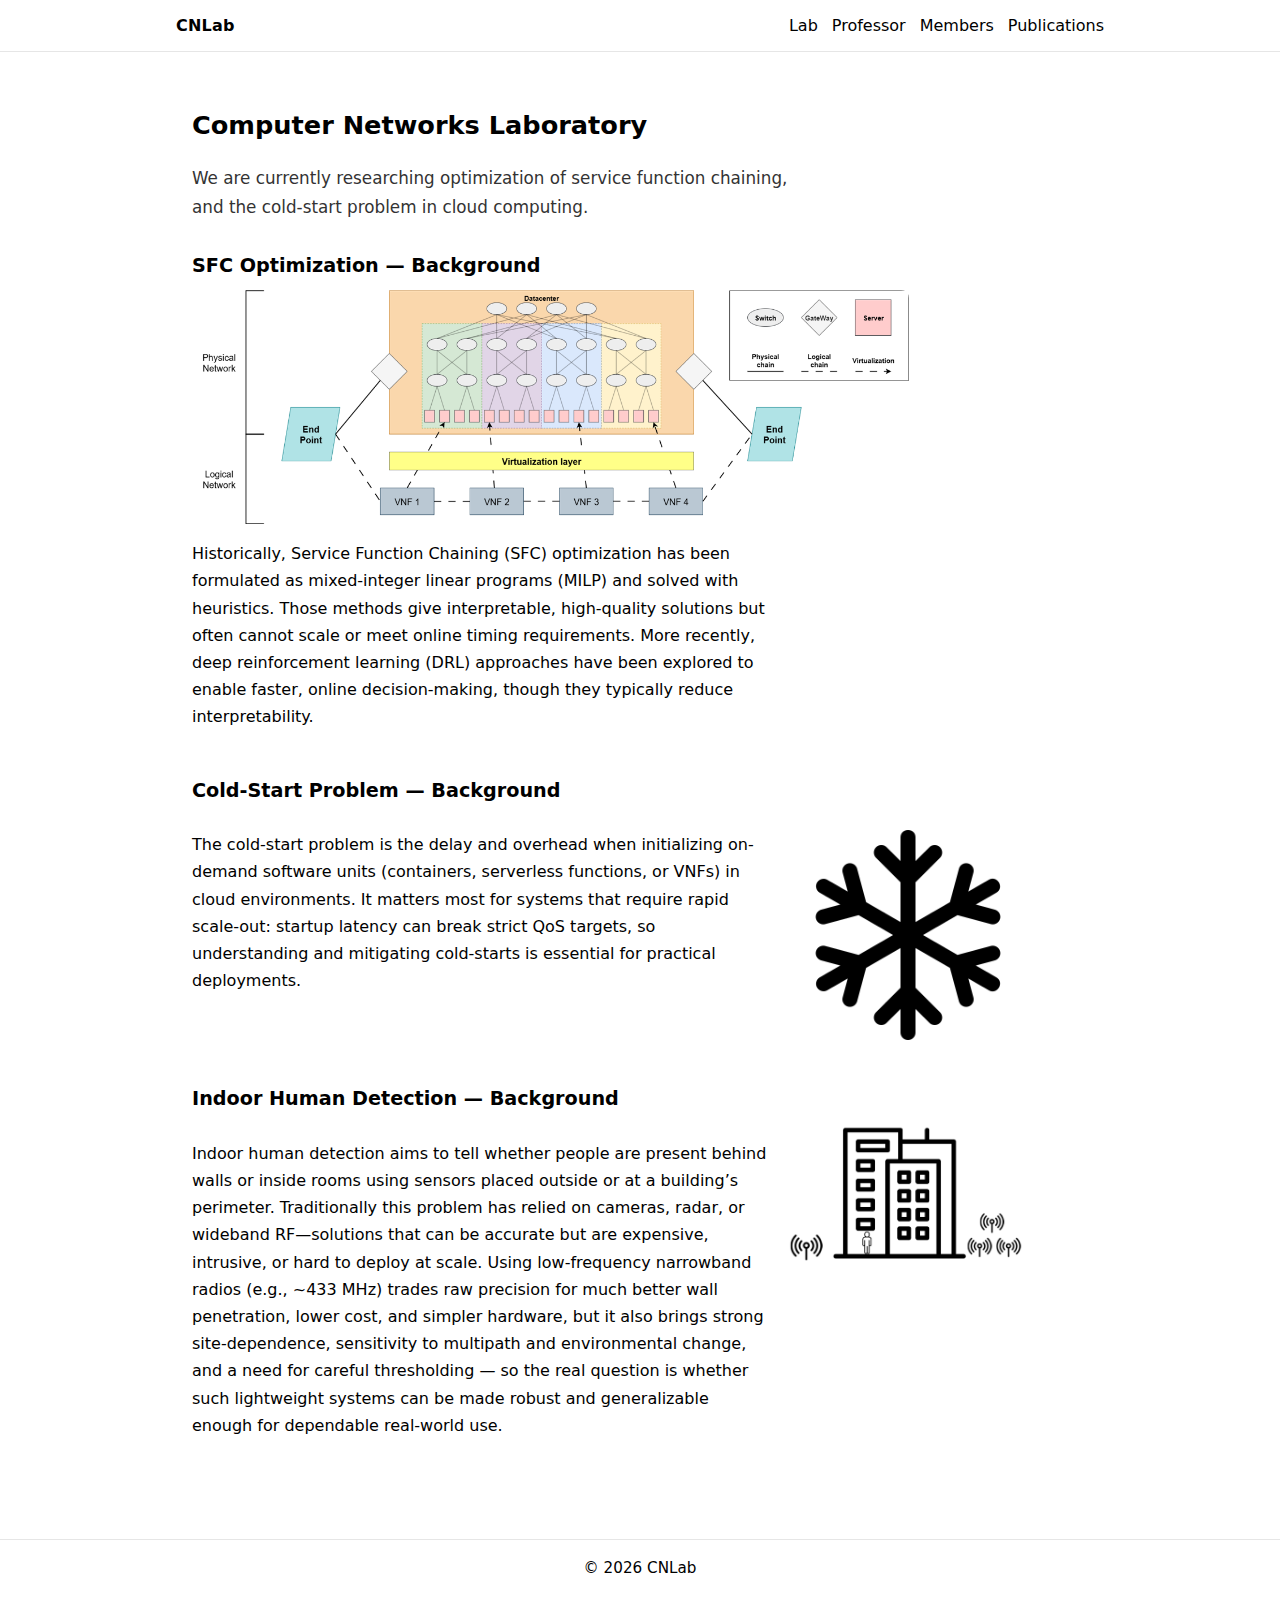
<file: index.html>
<!doctype html>
<html lang="en">
<head>
  <meta charset="utf-8" />
  <meta name="viewport" content="width=device-width, initial-scale=1" />
  <title>CNLab — Home</title>
  <link rel="stylesheet" href="styles.css" />
</head>
<body>

  <header class="site" role="banner">
    <div class="header-inner">
      <div class="brand">CNLab</div>
      <nav aria-label="Primary">
        <ul>
          <li><a aria-current="page" href="index.html">Lab</a></li>
          <li><a href="professor.html">Professor</a></li>
          <li><a href="members.html">Members</a></li>
          <li><a href="publications.html">Publications</a></li>
        </ul>
      </nav>
    </div>
  </header>

<main id="main">
  <section aria-labelledby="lab-title" class="hero" style="max-width:960px; margin:28px auto; padding:0 16px;">
    <h1 id="lab-title">Computer Networks Laboratory</h1>
    <p class="lead muted">We are currently researching optimization of service function chaining, <br> and the cold-start problem in cloud computing.</p>

  </section>

  <section aria-labelledby="sfc-title" style="max-width:960px; margin:28px auto; padding:0 16px;">
    <h2 id="sfc-title">SFC Optimization — Background</h2>
    <figure>
        <img class="img-fit" src="images/sfc.png" alt="SFC optimization diagram (replace with your image)" />
      </figure>
    <div style="display:grid; grid-template-columns: 1fr 300px; gap:18px; align-items:start;">
      <div>
        <p>
          Historically, Service Function Chaining (SFC) optimization has been formulated as mixed-integer
          linear programs (MILP) and solved with heuristics. Those methods give interpretable, high-quality
          solutions but often cannot scale or meet online timing requirements. More recently, deep
          reinforcement learning (DRL) approaches have been explored to enable faster, online decision-making,
          though they typically reduce interpretability.
        </p>
      </div>
    </div>
  </section>

  <section aria-labelledby="cold-title" style="max-width:960px; margin:28px auto; padding:0 16px;">
    <h2 id="cold-title">Cold-Start Problem — Background</h2>
    <div style="display:grid; grid-template-columns: 1fr 300px; gap:18px; align-items:start;">
      <div>
        <p>
          The cold-start problem is the delay and overhead when initializing on-demand software units
          (containers, serverless functions, or VNFs) in cloud environments. It matters most for systems
          that require rapid scale-out: startup latency can break strict QoS targets, so understanding
          and mitigating cold-starts is essential for practical deployments.
        </p>
      </div>
      <figure>
        <img class="img-fit" src="images/cool.png" alt="Cold-start illustration (replace with your image)" />
      </figure>
    </div>
  </section>

  <section aria-labelledby="paper-title" style="max-width:960px; margin:28px auto; padding:0 16px;">
    <h2 id="paper-title">Indoor Human Detection — Background</h2>
    <div style="display:grid; grid-template-columns: 1fr 300px; gap:18px; align-items:start;">
      <div>
        <p>
          Indoor human detection aims to tell whether people are present behind walls or inside rooms using sensors placed outside or at a building’s perimeter. 
          Traditionally this problem has relied on cameras, radar, or wideband RF—solutions that can be accurate but are expensive, intrusive, or hard to deploy at scale. 
          Using low-frequency narrowband radios (e.g., ~433 MHz) trades raw precision for much better wall penetration, lower cost, and simpler hardware, 
          but it also brings strong site-dependence, sensitivity to multipath and environmental change, 
          and a need for careful thresholding — so the real question is whether such lightweight systems can be made robust and generalizable enough for dependable real-world use.
        </p>
      </div>
      <figure>
        <img class="img-fit" src="images/indoor.png" alt="Paper figure: indoor detection using 433 MHz" />
      </figure>
    </div>
  </section>

</main>


  <footer class="site">&copy; <span id="year"></span> CNLab</footer>
  <script>document.getElementById('year').textContent = new Date().getFullYear();</script>
</body>
</html>
</file>
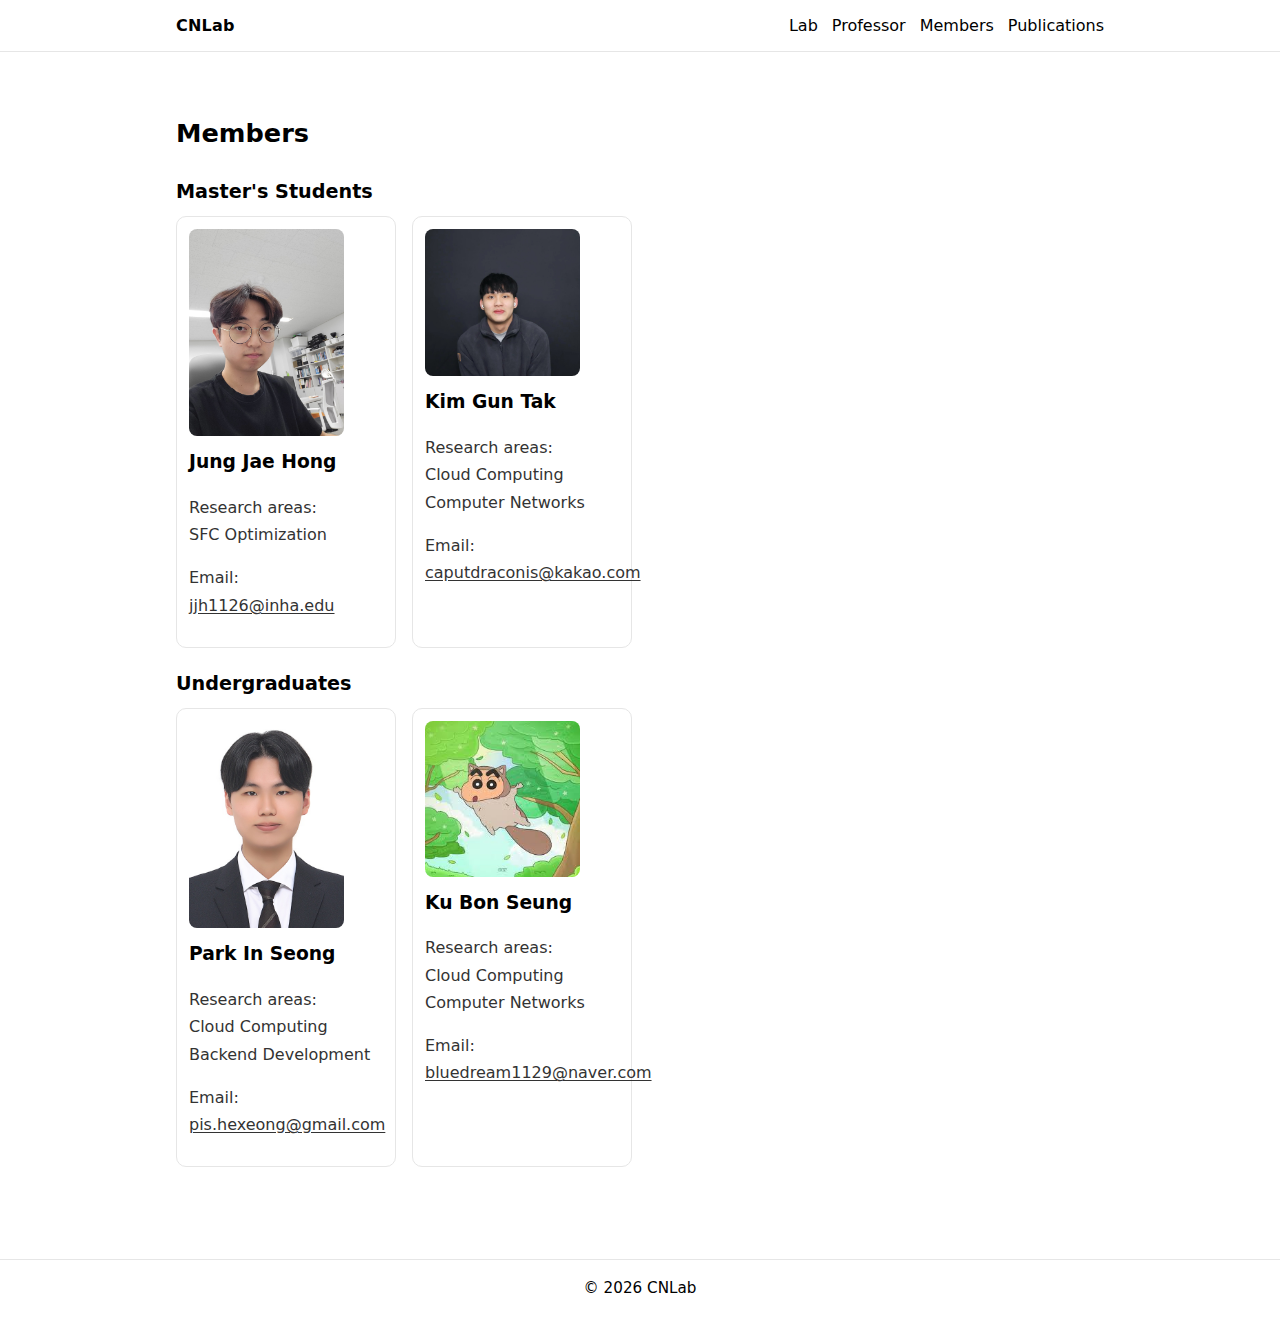
<file: members.html>
<!doctype html>
<html lang="en">
<head>
  <meta charset="utf-8" />
  <meta name="viewport" content="width=device-width, initial-scale=1" />
  <title>CNLab — Members</title>
  <link rel="stylesheet" href="styles.css" />
</head>
<body>
  <header class="site" role="banner">
    <div class="header-inner">
      <div class="brand">CNLab</div>
      <nav aria-label="Primary">
        <ul>
          <li><a href="index.html">Lab</a></li>
          <li><a href="professor.html">Professor</a></li>
          <li><a aria-current="page" href="members.html">Members</a></li>
          <li><a href="publications.html">Publications</a></li>
        </ul>
      </nav>
    </div>
  </header>

  <main>
    <section aria-labelledby="members-title">
      <h1 id="members-title">Members</h1>
      <h2>Master's Students</h2>
      <div class="grid">
        <article class="card" aria-label="Member card">
          <figure>
          <img class="img-fit" src="images/jaehong-jung.jpg" alt="Portrait of Jung Jae Hong" />
          </figure>
          <h3 style="margin:10px 0 6px;">Jung Jae Hong</h3>
          <p class="muted">Research areas: <br>SFC Optimization</p>
          <p class="muted">Email: <br><a href="mailto:jjh1126@inha.edu">jjh1126@inha.edu</a></p>
          
        </article>
        <article class="card" aria-label="Member card">
          <figure>
            <img class="img-fit" src="images/guntak-kim.jpg" alt="Portrait of Kim Gun Tak" />
          </figure>
          <h3 style="margin:10px 0 6px;">Kim Gun Tak</h3>
          <p class="muted">Research areas: <br>Cloud Computing Computer Networks</p>
          <p class="muted">Email: <br><a href="mailto:caputdraconis@kakao.com">caputdraconis@kakao.com</a></p>
        </article>
      </div>

      <h2>Undergraduates</h2>
      <div class="grid">
       
          <article class="card" aria-label="Member card">
            <figure>
              <img class="img-fit" src="images/inseong-park.jpg" alt="Portrait of Park In Seong" />
            </figure>
            <h3 style="margin:10px 0 6px;">Park In Seong</h3>
            <p class="muted">Research areas: <br>Cloud Computing<br>Backend Development</p>
            <p class="muted">Email: <br><a href="mailto:pis.hexeong@gmail.com">pis.hexeong@gmail.com</a></p>
          </article>
          <article class="card" aria-label="Member card">
            <figure>
              <img class="img-fit" src="images/bonseung-ku.jpg" alt="Portrait of BonSeung Ku" />
            </figure>
            <h3 style="margin:10px 0 6px;">Ku Bon Seung</h3>
            <p class="muted">Research areas: <br>Cloud Computing<br>Computer Networks<br></p>
            <p class="muted">Email: <br><a href="mailto:bluedream1129@naver.com">bluedream1129@naver.com</a></p>
          </article>
      </div>
    </section>
  </main>

  <footer class="site">&copy; <span id="year"></span> CNLab</footer>
  <script>document.getElementById('year').textContent = new Date().getFullYear();</script>
</body>
</html>
</file>
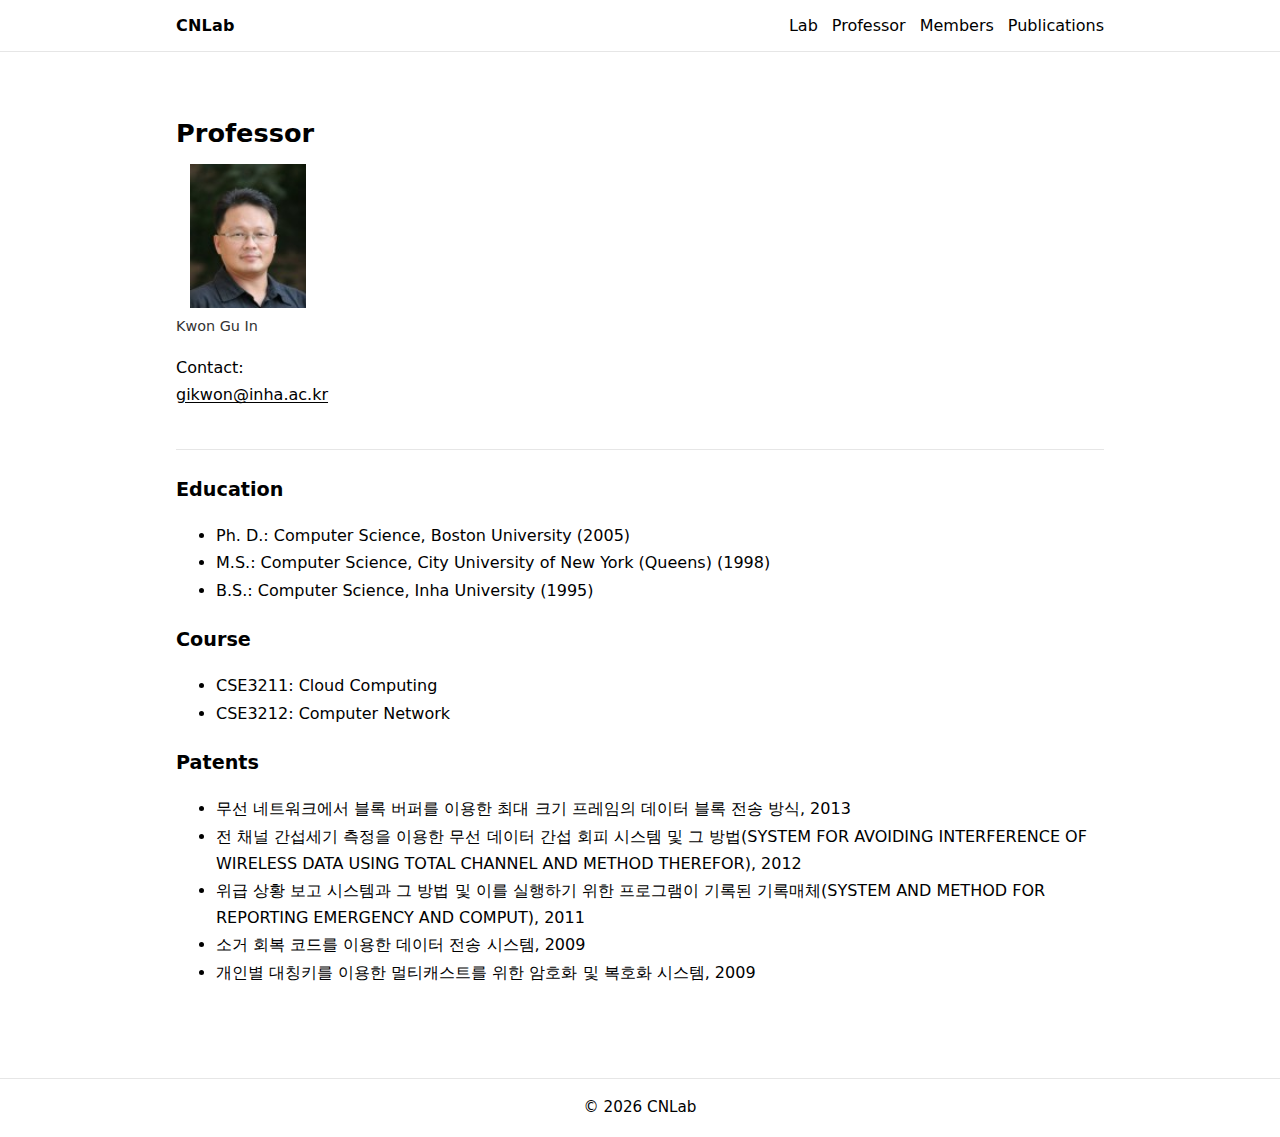
<file: professor.html>
<!doctype html>
<html lang="en">
<head>
  <meta charset="utf-8" />
  <meta name="viewport" content="width=device-width, initial-scale=1" />
  <title>CNLab — Professor</title>
  <link rel="stylesheet" href="styles.css" />
</head>
<body>
  <header class="site" role="banner">
    <div class="header-inner">
      <div class="brand">CNLab</div>
      <nav aria-label="Primary">
        <ul>
          <li><a href="index.html">Lab</a></li>
          <li><a aria-current="page" href="professor.html">Professor</a></li>
          <li><a href="members.html">Members</a></li>
          <li><a href="publications.html">Publications</a></li>
        </ul>
      </nav>
    </div>
  </header>

  <main>
    <section aria-labelledby="prof-title">
      <h1 id="prof-title">Professor</h1>
      <div class="grid" style="grid-template-columns: 180px 1fr; align-items: start; gap: 20px;">
        <figure>
          <img class="img-fit img-round" src="images/professor.jpg" alt="Portrait of Professor Kwon Gu In" />
          <figcaption>Kwon Gu In</figcaption>
          <div>
            <p>Contact: <a href="mailto:gikwon@inha.ac.kr">gikwon@inha.ac.kr</a></p>
          </div>
        </figure>
        
      </div>

      <hr class="line" />

      <h2>Education</h2>
      <ul>
        <li>Ph. D.: Computer Science, Boston University (2005)</li>
        <li>M.S.: Computer Science, City University of New York (Queens) (1998)</li>
        <li>B.S.: Computer Science, Inha University (1995)</li>
      </ul>

      <h2>Course</h2>
      <ul>
        <li>CSE3211: Cloud Computing</li>
        <li>CSE3212: Computer Network</li>
      </ul>

      <h2>Patents</h2>
      <ul>
        <li>무선 네트워크에서 블록 버퍼를 이용한 최대 크기 프레임의 데이터 블록 전송 방식, 2013</li>
        <li>전 채널 간섭세기 측정을 이용한 무선 데이터 간섭 회피 시스템 및 그 방법(SYSTEM FOR AVOIDING INTERFERENCE OF WIRELESS DATA USING TOTAL CHANNEL AND METHOD THEREFOR), 2012</li>
        <li>위급 상황 보고 시스템과 그 방법 및 이를 실행하기 위한 프로그램이 기록된 기록매체(SYSTEM AND METHOD FOR REPORTING EMERGENCY AND COMPUT), 2011</li>
        <li>소거 회복 코드를 이용한 데이터 전송 시스템, 2009</li>
        <li>개인별 대칭키를 이용한 멀티캐스트를 위한 암호화 및 복호화 시스템, 2009</li>
      </ul>
    </section>
  </main>

  <footer class="site">&copy; <span id="year"></span> CNLab</footer>
  <script>document.getElementById('year').textContent = new Date().getFullYear();</script>
</body>
</html>
</file>
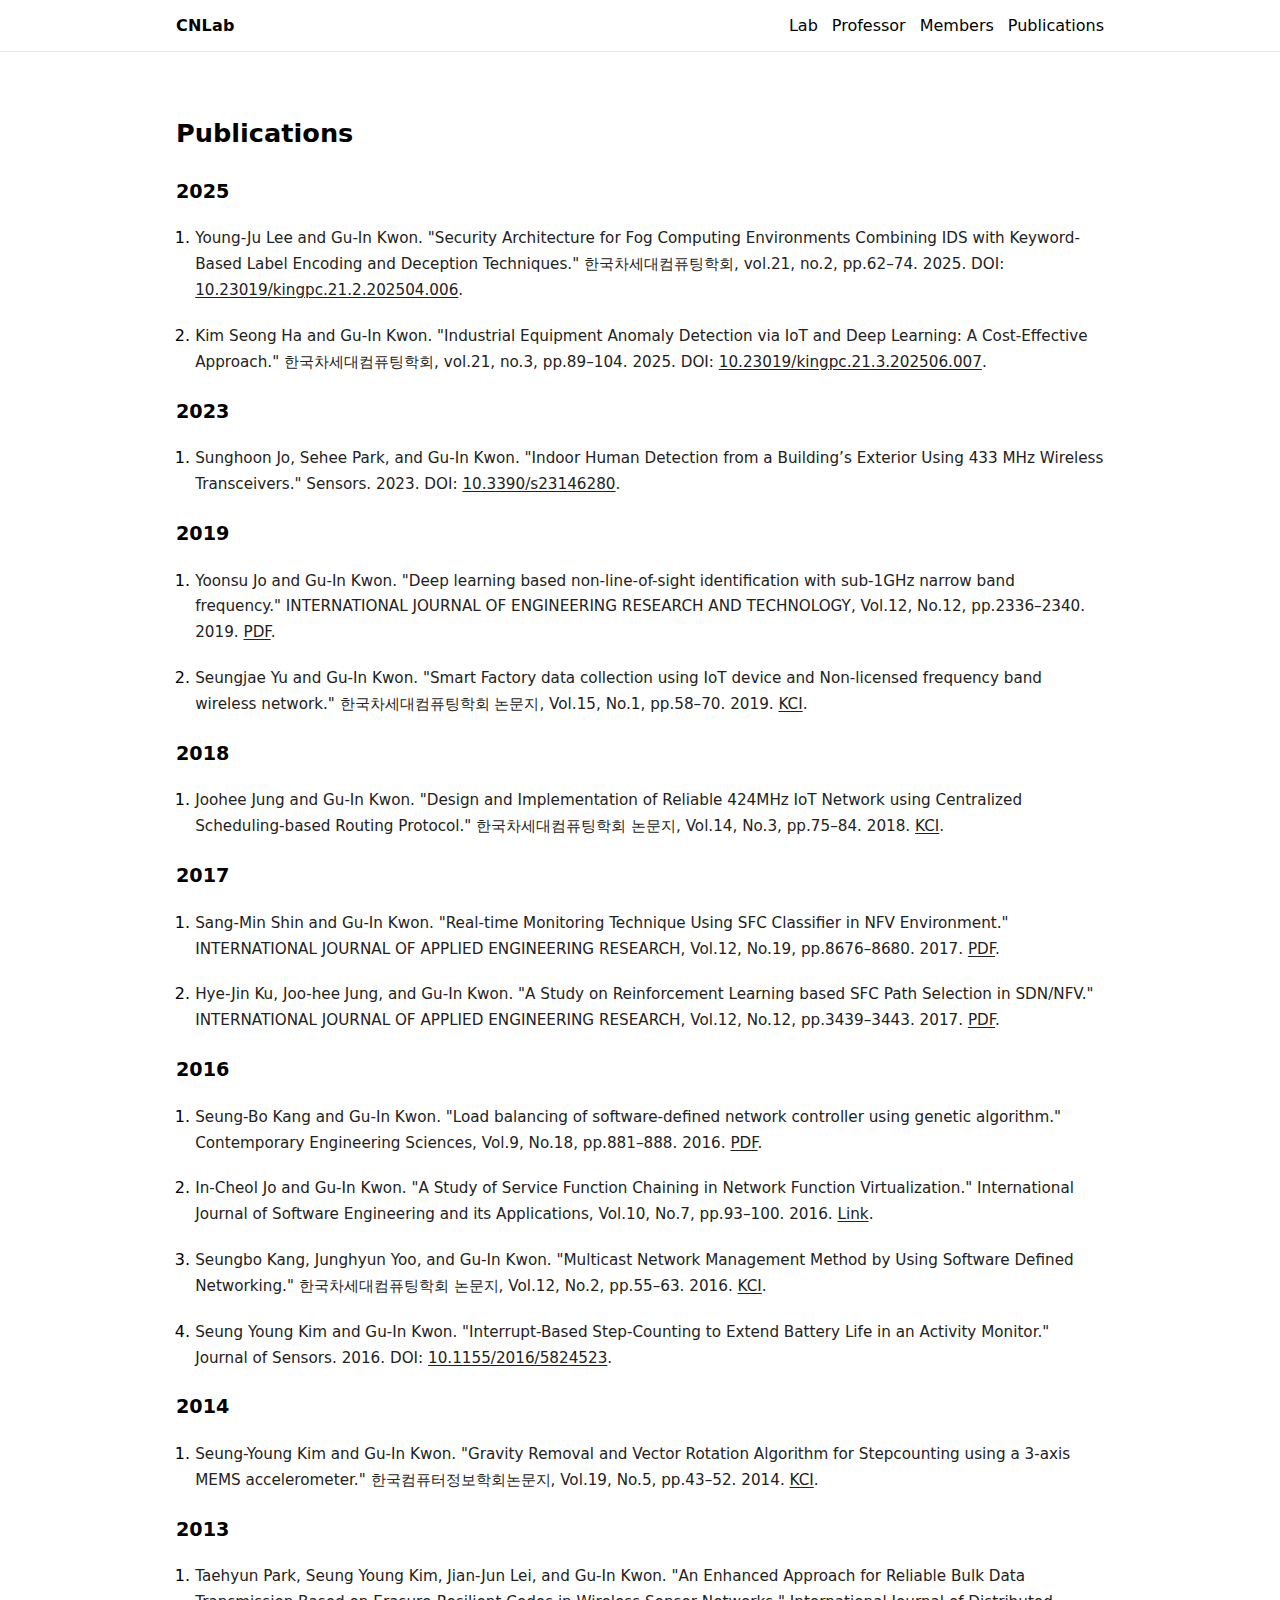
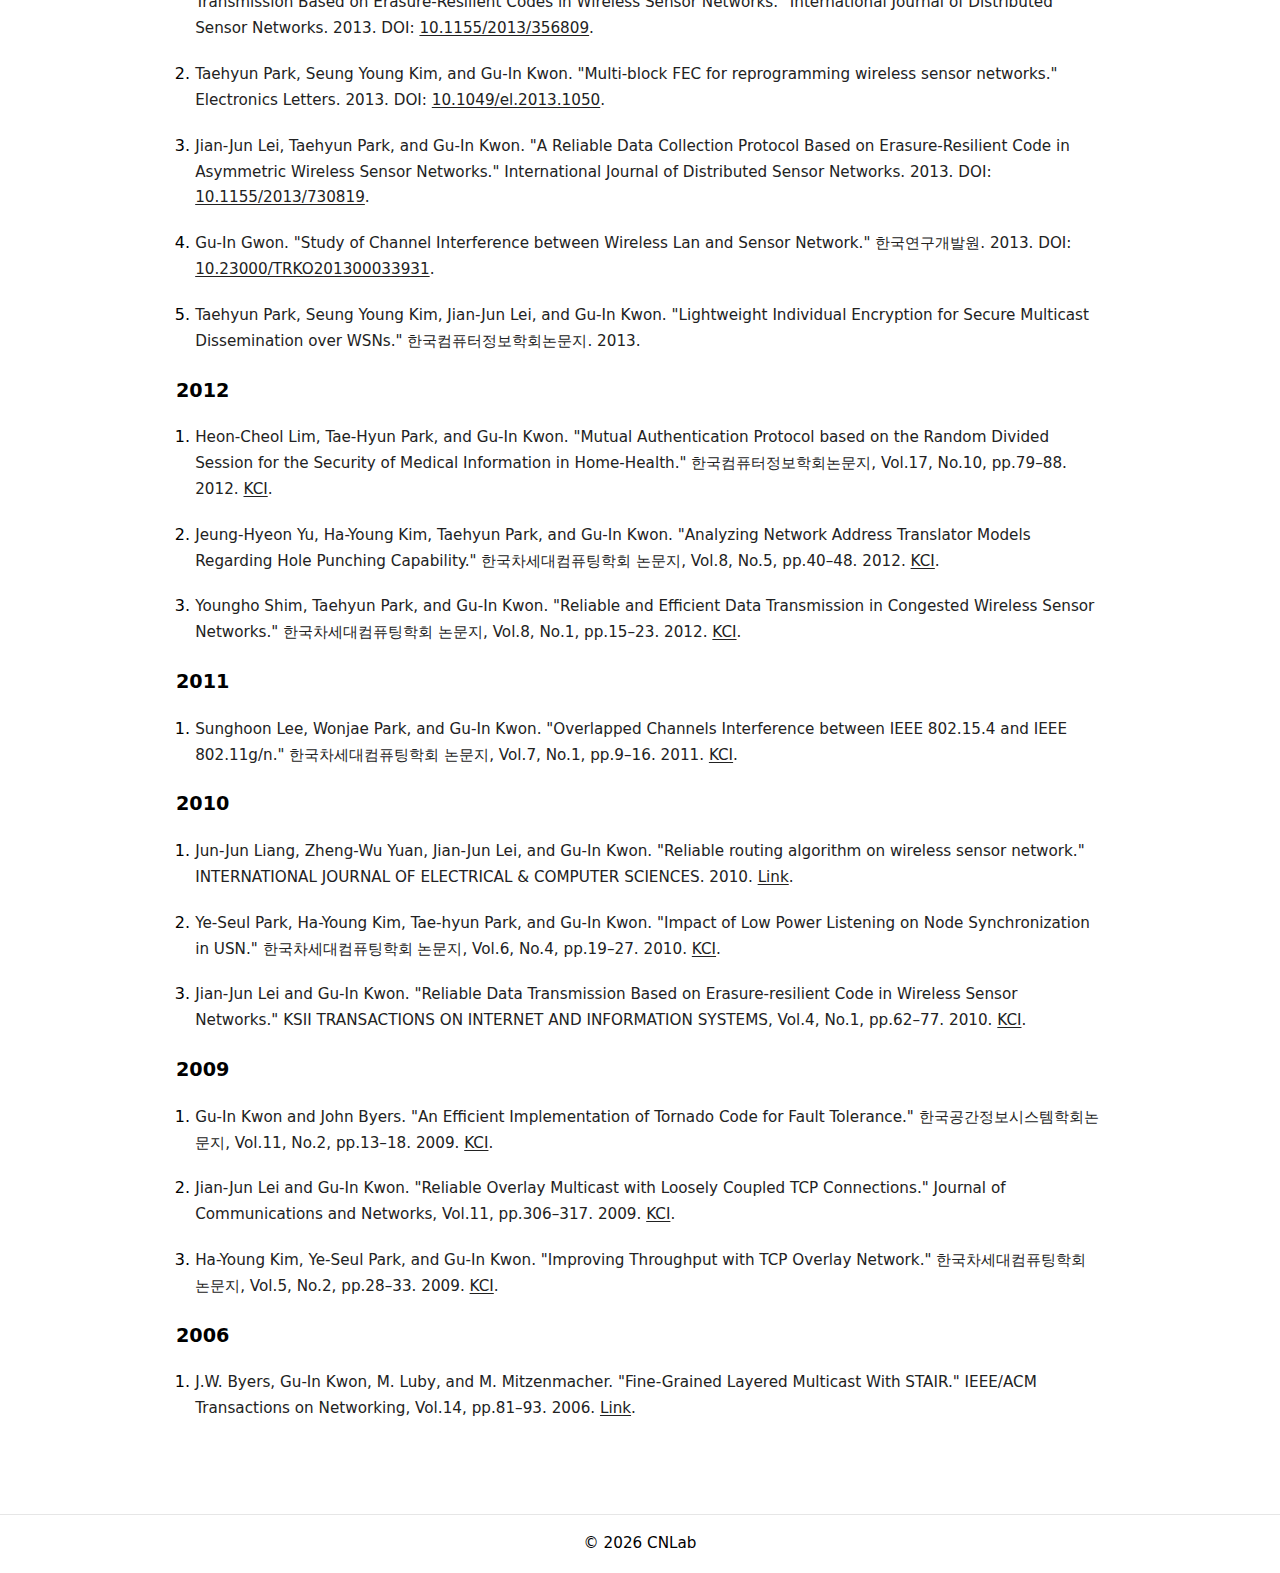
<file: publications.html>
<!doctype html>
<html lang="en">
<head>
  <meta charset="utf-8" />
  <meta name="viewport" content="width=device-width, initial-scale=1" />
  <title>CNLab — Publications</title>
  <link rel="stylesheet" href="styles.css" />
</head>
<body>
  <header class="site" role="banner">
    <div class="header-inner">
      <div class="brand">CNLab</div>
      <nav aria-label="Primary">
        <ul>
          <li><a href="index.html">Lab</a></li>
          <li><a href="professor.html">Professor</a></li>
          <li><a href="members.html">Members</a></li>
          <li><a aria-current="page" href="publications.html">Publications</a></li>
        </ul>
      </nav>
    </div>
  </header>

  <main>
    <section aria-labelledby="pubs-title">
      <h1 id="pubs-title">Publications</h1>

      <h2>2025</h2>
      <ol class="pubs">
        <li>
          <div class="pub-meta">
            Young-Ju Lee and Gu-In Kwon. "Security Architecture for Fog Computing Environments Combining IDS with Keyword-Based Label Encoding and Deception Techniques." 한국차세대컴퓨팅학회, vol.21, no.2, pp.62–74. 2025. DOI: <a href="https://doi.org/10.23019/kingpc.21.2.202504.006">10.23019/kingpc.21.2.202504.006</a>.
          </div>
        </li>
        <li>
          <div class="pub-meta">
            Kim Seong Ha and Gu-In Kwon. "Industrial Equipment Anomaly Detection via IoT and Deep Learning: A Cost-Effective Approach." 한국차세대컴퓨팅학회, vol.21, no.3, pp.89–104. 2025. DOI: <a href="https://doi.org/10.23019/kingpc.21.3.202506.007">10.23019/kingpc.21.3.202506.007</a>.
          </div>
        </li>
      </ol>

      <!-- 2023 -->
      <h2>2023</h2>
      <ol class="pubs">
        <li>
          <div class="pub-meta">
            Sunghoon Jo, Sehee Park, and Gu-In Kwon. "Indoor Human Detection from a Building’s Exterior Using 433 MHz Wireless Transceivers." Sensors. 2023. DOI: <a href="https://doi.org/10.3390/s23146280">10.3390/s23146280</a>.
          </div>
        </li>
      </ol>

      <!-- 2019 -->
      <h2>2019</h2>
      <ol class="pubs">
        <li>
          <div class="pub-meta">
            Yoonsu Jo and Gu-In Kwon. "Deep learning based non-line-of-sight identification with sub-1GHz narrow band frequency." INTERNATIONAL JOURNAL OF ENGINEERING RESEARCH AND TECHNOLOGY, Vol.12, No.12, pp.2336–2340. 2019. <a href="https://www.ripublication.com/irph/ijert19/ijertv12n12_38.pdf">PDF</a>.
          </div>
        </li>
        <li>
          <div class="pub-meta">
            Seungjae Yu and Gu-In Kwon. "Smart Factory data collection using IoT device and Non-licensed frequency band wireless network." 한국차세대컴퓨팅학회 논문지, Vol.15, No.1, pp.58–70. 2019. <a href="https://www.kci.go.kr/kciportal/ci/sereArticleSearch/ciSereArtiView.kci?sereArticleSearchBean.artiId=ART002445778">KCI</a>.
          </div>
        </li>
      </ol>

      <!-- 2018 -->
      <h2>2018</h2>
      <ol class="pubs">
        <li>
          <div class="pub-meta">
            Joohee Jung and Gu-In Kwon. "Design and Implementation of Reliable 424MHz IoT Network using Centralized Scheduling-based Routing Protocol." 한국차세대컴퓨팅학회 논문지, Vol.14, No.3, pp.75–84. 2018. <a href="https://www.kci.go.kr/kciportal/ci/sereArticleSearch/ciSereArtiView.kci?sereArticleSearchBean.artiId=ART002365792">KCI</a>.
          </div>
        </li>
      </ol>

      <!-- 2017 -->
      <h2>2017</h2>
      <ol class="pubs">
        <li>
          <div class="pub-meta">
            Sang-Min Shin and Gu-In Kwon. "Real-time Monitoring Technique Using SFC Classifier in NFV Environment." INTERNATIONAL JOURNAL OF APPLIED ENGINEERING RESEARCH, Vol.12, No.19, pp.8676–8680. 2017. <a href="https://www.ripublication.com/ijaer17/ijaerv12n19_92.pdf">PDF</a>.
          </div>
        </li>
        <li>
          <div class="pub-meta">
            Hye-Jin Ku, Joo-hee Jung, and Gu-In Kwon. "A Study on Reinforcement Learning based SFC Path Selection in SDN/NFV." INTERNATIONAL JOURNAL OF APPLIED ENGINEERING RESEARCH, Vol.12, No.12, pp.3439–3443. 2017. <a href="https://www.ripublication.com/ijaer17/ijaerv12n12_63.pdf">PDF</a>.
          </div>
        </li>
      </ol>

      <!-- 2016 -->
      <h2>2016</h2>
      <ol class="pubs">
        <li>
          <div class="pub-meta">
            Seung-Bo Kang and Gu-In Kwon. "Load balancing of software-defined network controller using genetic algorithm." Contemporary Engineering Sciences, Vol.9, No.18, pp.881–888. 2016. <a href="http://www.m-hikari.com/ces/ces2016/ces17-20-2016/p/CES66105.pdf">PDF</a>.
          </div>
        </li>
        <li>
          <div class="pub-meta">
            In-Cheol Jo and Gu-In Kwon. "A Study of Service Function Chaining in Network Function Virtualization." International Journal of Software Engineering and its Applications, Vol.10, No.7, pp.93–100. 2016. <a href="https://www.earticle.net/Article/A281774">Link</a>.
          </div>
        </li>
        <li>
          <div class="pub-meta">
            Seungbo Kang, Junghyun Yoo, and Gu-In Kwon. "Multicast Network Management Method by Using Software Defined Networking." 한국차세대컴퓨팅학회 논문지, Vol.12, No.2, pp.55–63. 2016. <a href="https://www.kci.go.kr/kciportal/ci/sereArticleSearch/ciSereArtiView.kci?sereArticleSearchBean.artiId=ART002106789">KCI</a>.
          </div>
        </li>
        <li>
          <div class="pub-meta">
            Seung Young Kim and Gu-In Kwon. "Interrupt-Based Step-Counting to Extend Battery Life in an Activity Monitor." Journal of Sensors. 2016. DOI: <a href="https://doi.org/10.1155/2016/5824523">10.1155/2016/5824523</a>.
          </div>
        </li>
      </ol>

      <!-- 2014 -->
      <h2>2014</h2>
      <ol class="pubs">
        <li>
          <div class="pub-meta">
            Seung-Young Kim and Gu-In Kwon. "Gravity Removal and Vector Rotation Algorithm for Stepcounting using a 3-axis MEMS accelerometer." 한국컴퓨터정보학회논문지, Vol.19, No.5, pp.43–52. 2014. <a href="https://www.kci.go.kr/kciportal/ci/sereArticleSearch/ciSereArtiView.kci?sereArticleSearchBean.artiId=ART001877311">KCI</a>.
          </div>
        </li>
      </ol>

      <!-- 2013 -->
      <h2>2013</h2>
      <ol class="pubs">
        <li>
          <div class="pub-meta">
            Taehyun Park, Seung Young Kim, Jian-Jun Lei, and Gu-In Kwon. "An Enhanced Approach for Reliable Bulk Data Transmission Based on Erasure-Resilient Codes in Wireless Sensor Networks." International Journal of Distributed Sensor Networks. 2013. DOI: <a href="https://doi.org/10.1155/2013/356809">10.1155/2013/356809</a>.
          </div>
        </li>
        <li>
          <div class="pub-meta">
            Taehyun Park, Seung Young Kim, and Gu-In Kwon. "Multi-block FEC for reprogramming wireless sensor networks." Electronics Letters. 2013. DOI: <a href="https://doi.org/10.1049/el.2013.1050">10.1049/el.2013.1050</a>.
          </div>
        </li>
        <li>
          <div class="pub-meta">
            Jian-Jun Lei, Taehyun Park, and Gu-In Kwon. "A Reliable Data Collection Protocol Based on Erasure-Resilient Code in Asymmetric Wireless Sensor Networks." International Journal of Distributed Sensor Networks. 2013. DOI: <a href="https://doi.org/10.1155/2013/730819">10.1155/2013/730819</a>.
          </div>
        </li>
        <li>
          <div class="pub-meta">
            Gu-In Gwon. "Study of Channel Interference between Wireless Lan and Sensor Network." 한국연구개발원. 2013. DOI: <a href="https://doi.org/10.23000/TRKO201300033931">10.23000/TRKO201300033931</a>.
          </div>
        </li>
        <li>
          <div class="pub-meta">
            Taehyun Park, Seung Young Kim, Jian-Jun Lei, and Gu-In Kwon. "Lightweight Individual Encryption for Secure Multicast Dissemination over WSNs." 한국컴퓨터정보학회논문지. 2013.
          </div>
        </li>
      </ol>

      <!-- 2012 -->
      <h2>2012</h2>
      <ol class="pubs">
        <li>
          <div class="pub-meta">
            Heon-Cheol Lim, Tae-Hyun Park, and Gu-In Kwon. "Mutual Authentication Protocol based on the Random Divided Session for the Security of Medical Information in Home-Health." 한국컴퓨터정보학회논문지, Vol.17, No.10, pp.79–88. 2012. <a href="https://www.kci.go.kr/kciportal/ci/sereArticleSearch/ciSereArtiView.kci?sereArticleSearchBean.artiId=ART001708293">KCI</a>.
          </div>
        </li>
        <li>
          <div class="pub-meta">
            Jeung-Hyeon Yu, Ha-Young Kim, Taehyun Park, and Gu-In Kwon. "Analyzing Network Address Translator Models Regarding Hole Punching Capability." 한국차세대컴퓨팅학회 논문지, Vol.8, No.5, pp.40–48. 2012. <a href="https://www.kci.go.kr/kciportal/ci/sereArticleSearch/ciSereArtiView.kci?sereArticleSearchBean.artiId=ART001710622">KCI</a>.
          </div>
        </li>
        <li>
          <div class="pub-meta">
            Youngho Shim, Taehyun Park, and Gu-In Kwon. "Reliable and Efficient Data Transmission in Congested Wireless Sensor Networks." 한국차세대컴퓨팅학회 논문지, Vol.8, No.1, pp.15–23. 2012. <a href="https://www.kci.go.kr/kciportal/ci/sereArticleSearch/ciSereArtiView.kci?sereArticleSearchBean.artiId=ART001640128">KCI</a>.
          </div>
        </li>
      </ol>

      <!-- 2011 -->
      <h2>2011</h2>
      <ol class="pubs">
        <li>
          <div class="pub-meta">
            Sunghoon Lee, Wonjae Park, and Gu-In Kwon. "Overlapped Channels Interference between IEEE 802.15.4 and IEEE 802.11g/n." 한국차세대컴퓨팅학회 논문지, Vol.7, No.1, pp.9–16. 2011. <a href="https://www.kci.go.kr/kciportal/ci/sereArticleSearch/ciSereArtiView.kci?sereArticleSearchBean.artiId=ART001533354">KCI</a>.
          </div>
        </li>
      </ol>

      <!-- 2010 -->
      <h2>2010</h2>
      <ol class="pubs">
        <li>
          <div class="pub-meta">
            Jun-Jun Liang, Zheng-Wu Yuan, Jian-Jun Lei, and Gu-In Kwon. "Reliable routing algorithm on wireless sensor network." INTERNATIONAL JOURNAL OF ELECTRICAL & COMPUTER SCIENCES. 2010. <a href="https://ieeexplore.ieee.org/abstract/document/5440510">Link</a>.
          </div>
        </li>
        <li>
          <div class="pub-meta">
            Ye-Seul Park, Ha-Young Kim, Tae-hyun Park, and Gu-In Kwon. "Impact of Low Power Listening on Node Synchronization in USN." 한국차세대컴퓨팅학회 논문지, Vol.6, No.4, pp.19–27. 2010. <a href="https://www.kci.go.kr/kciportal/ci/sereArticleSearch/ciSereArtiView.kci?sereArticleSearchBean.artiId=ART001478047">KCI</a>.
          </div>
        </li>
        <li>
          <div class="pub-meta">
            Jian-Jun Lei and Gu-In Kwon. "Reliable Data Transmission Based on Erasure-resilient Code in Wireless Sensor Networks." KSII TRANSACTIONS ON INTERNET AND INFORMATION SYSTEMS, Vol.4, No.1, pp.62–77. 2010. <a href="https://www.kci.go.kr/kciportal/ci/sereArticleSearch/ciSereArtiView.kci?sereArticleSearchBean.artiId=ART001460477">KCI</a>.
          </div>
        </li>
      </ol>

      <!-- 2009 -->
      <h2>2009</h2>
      <ol class="pubs">
        <li>
          <div class="pub-meta">
            Gu-In Kwon and John Byers. "An Efficient Implementation of Tornado Code for Fault Tolerance." 한국공간정보시스템학회논문지, Vol.11, No.2, pp.13–18. 2009. <a href="https://www.kci.go.kr/kciportal/ci/sereArticleSearch/ciSereArtiView.kci?sereArticleSearchBean.artiId=ART001361151">KCI</a>.
          </div>
        </li>
        <li>
          <div class="pub-meta">
            Jian-Jun Lei and Gu-In Kwon. "Reliable Overlay Multicast with Loosely Coupled TCP Connections." Journal of Communications and Networks, Vol.11, pp.306–317. 2009. <a href="https://www.kci.go.kr/kciportal/ci/sereArticleSearch/ciSereArtiView.kci?sereArticleSearchBean.artiId=ART001362562">KCI</a>.
          </div>
        </li>
        <li>
          <div class="pub-meta">
            Ha-Young Kim, Ye-Seul Park, and Gu-In Kwon. "Improving Throughput with TCP Overlay Network." 한국차세대컴퓨팅학회 논문지, Vol.5, No.2, pp.28–33. 2009. <a href="https://www.kci.go.kr/kciportal/ci/sereArticleSearch/ciSereArtiView.kci?sereArticleSearchBean.artiId=ART001362988">KCI</a>.
          </div>
        </li>
      </ol>

      <!-- 2006 -->
      <h2>2006</h2>
      <ol class="pubs">
        <li>
          <div class="pub-meta">
            J.W. Byers, Gu-In Kwon, M. Luby, and M. Mitzenmacher. "Fine-Grained Layered Multicast With STAIR." IEEE/ACM Transactions on Networking, Vol.14, pp.81–93. 2006. <a href="https://ieeexplore.ieee.org/abstract/document/1597225">Link</a>.
          </div>
        </li>
      </ol>

      <!-- Add more years or entries as needed. -->
    </section>
  </main>


  <footer class="site">&copy; <span id="year"></span> CNLab</footer>
  <script>document.getElementById('year').textContent = new Date().getFullYear();</script>
</body>
</html>
</file>
<file: styles.css>
:root {
  --max: 960px;
  --pad: 16px;
  --border: #e6e6e6;
}
* { box-sizing: border-box; }
html, body { margin: 0; padding: 0; }
body { background: #fff; color: #000; font-family: system-ui, -apple-system, Segoe UI, Roboto, Arial, "Noto Sans", sans-serif; line-height: 1.7; }
a { color: inherit; text-decoration: underline; text-underline-offset: 2px; }

header.site { position: sticky; top: 0; background: #fff; border-bottom: 1px solid var(--border); z-index: 10; }
.header-inner { max-width: var(--max); margin: 0 auto; padding: 12px var(--pad); display: flex; align-items: center; justify-content: space-between; gap: 12px; }
.brand { font-weight: 600; letter-spacing: 0.2px; }
nav ul { list-style: none; display: flex; gap: 14px; padding: 0; margin: 0; }
nav a { text-decoration: none; border-bottom: 1px solid transparent; padding-bottom: 1px; }
nav a:hover, nav a:focus { border-color: #000; }

main { max-width: var(--max); margin: 0 auto; padding: 24px var(--pad) 56px; }
section { margin: 36px 0; }
h1 { font-size: 1.6rem; margin: 0 0 8px; }
h2 { font-size: 1.2rem; margin: 20px 0 8px; }
.lead { font-size: 1.05rem; }
.muted { color: #333; }

hr.line { border: none; border-top: 1px solid var(--border); margin: 24px 0; }

/* Cards & grids */
.grid { display: grid; grid-template-columns: repeat(auto-fill, minmax(220px, 1fr)); gap: 16px; }
.card { border: 1px solid var(--border); border-radius: 10px; padding: 12px; background: #fff; }

/* Images */
figure { margin: 0; }
/* .img-fit { width: 100%; aspect-ratio: 4/3; object-fit: cover; background: #f6f6f6; border: 1px solid var(--border); border-radius: 8px; } */
.img-round { border-radius: 50%; aspect-ratio: 1/1; }
figcaption { font-size: 0.9rem; color: #333; margin-top: 6px; }

/* Publications */
ol.pubs { padding-left: 1.2rem; }
ol.pubs > li { margin: 0 0 18px; }
.pub-meta { font-size: 0.95rem; color: #222; }
.pub-thumb { width: 100%; max-width: 420px; aspect-ratio: 3/2; object-fit: cover; background: #f6f6f6; border: 1px solid var(--border); border-radius: 8px; margin: 8px 0; }

footer.site { border-top: 1px solid var(--border); padding: 16px; text-align: center; font-size: 0.95rem; }

.img-fit {
  display: block;       /* remove inline gaps */
  width: 80%;          /* fill container width */
  height: auto;         /* keep aspect ratio, scale height accordingly */
  max-width: 80%;
  object-fit: contain;  /* ensure whole image is visible (no crop) */
  border-radius: 8px;   /* optional: keep the rounded corners */
}
</file>
